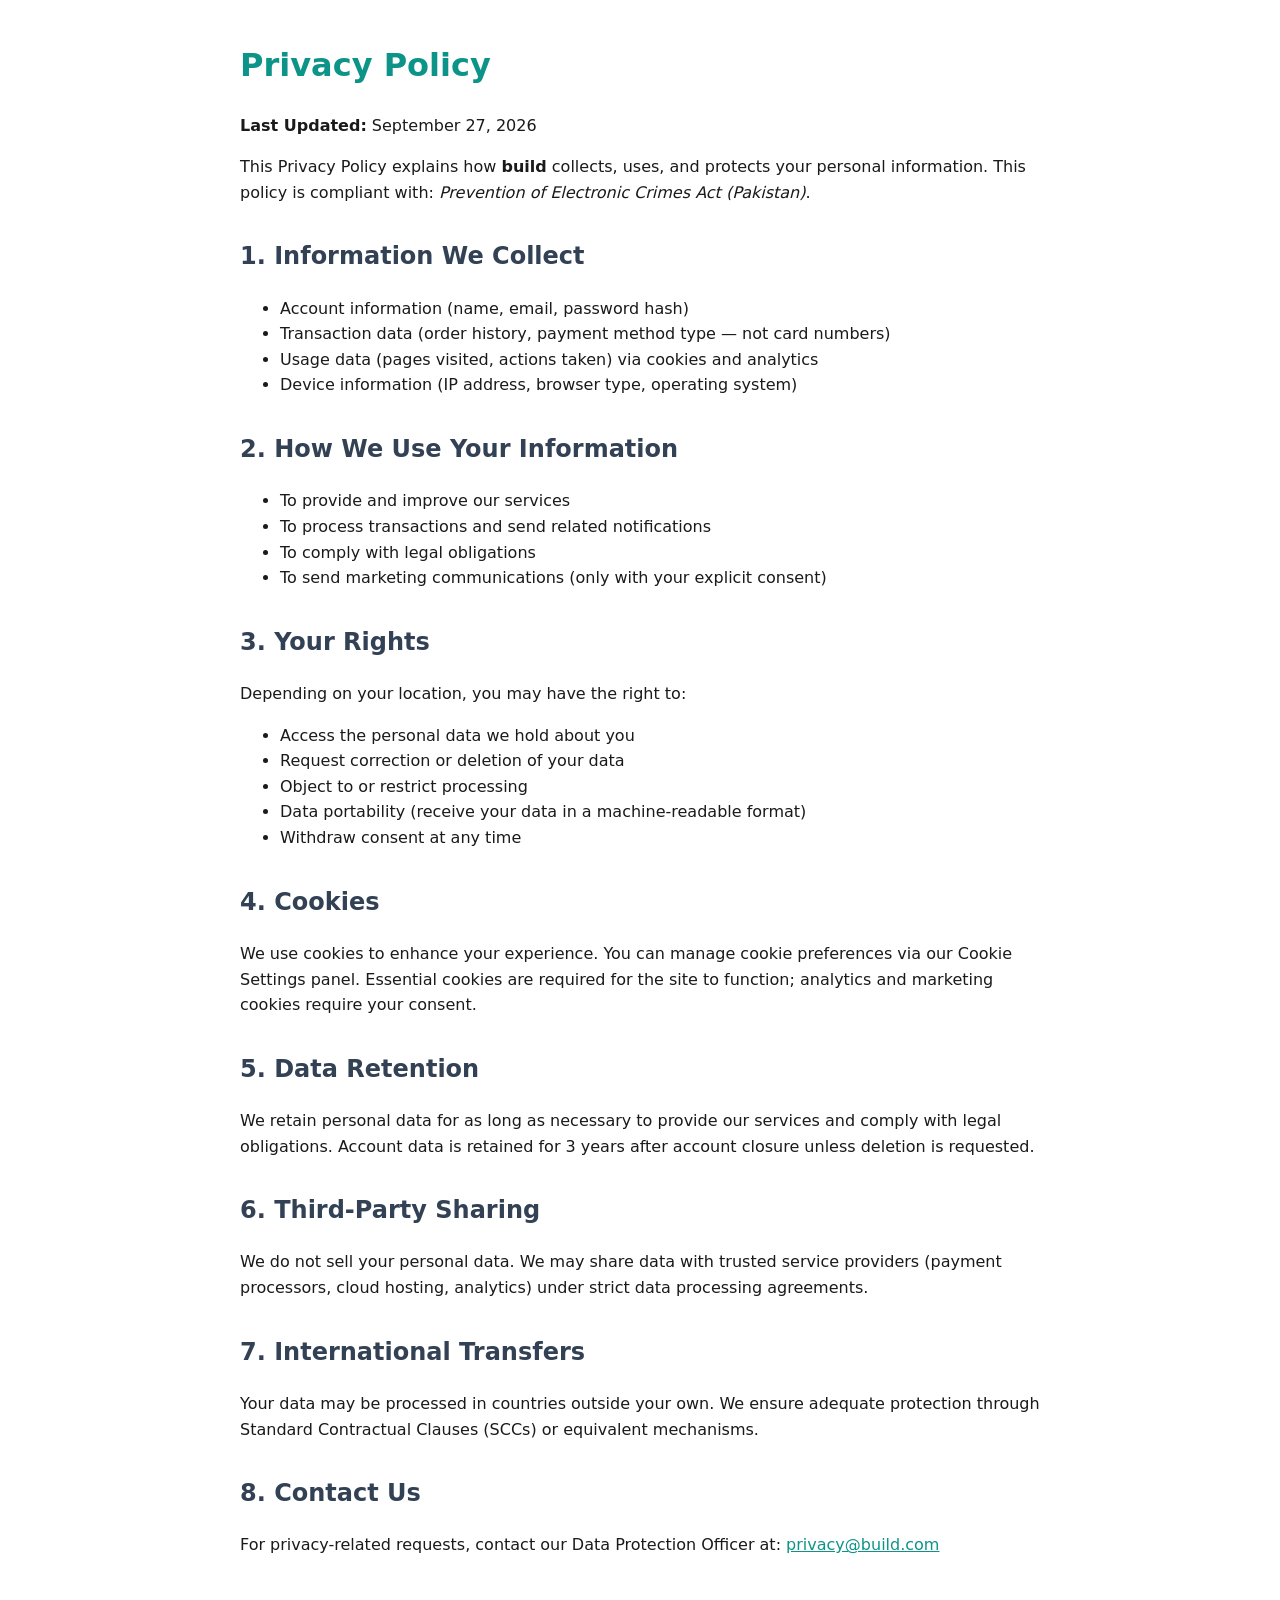
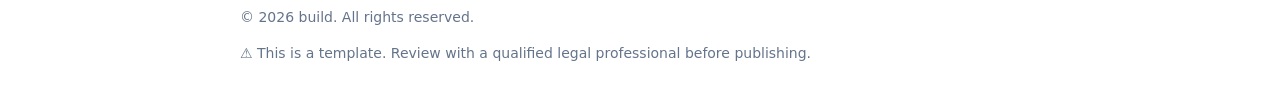
<file: privacy-policy.html>
<!DOCTYPE html>
<html lang="en">
<head>
  <meta charset="UTF-8" />
  <meta name="viewport" content="width=device-width, initial-scale=1.0" />
  <title>Privacy Policy — build</title>
  <style>
    body { font-family: system-ui, sans-serif; max-width: 800px; margin: 40px auto; padding: 0 20px; line-height: 1.6; color: #1a1a1a; }
    h1 { color: #0d9488; } h2 { color: #334155; margin-top: 2rem; }
    a { color: #0d9488; } footer { margin-top: 3rem; color: #64748b; font-size: 0.875rem; }
  </style>
</head>
<body>
  <h1>Privacy Policy</h1>
  <p><strong>Last Updated:</strong> September 27, 2026</p>
  <p>This Privacy Policy explains how <strong>build</strong> collects, uses, and protects your personal information.
     This policy is compliant with: <em>Prevention of Electronic Crimes Act (Pakistan)</em>.</p>

  <h2>1. Information We Collect</h2>
  <ul>
    <li>Account information (name, email, password hash)</li>
    <li>Transaction data (order history, payment method type — not card numbers)</li>
    <li>Usage data (pages visited, actions taken) via cookies and analytics</li>
    <li>Device information (IP address, browser type, operating system)</li>
  </ul>

  <h2>2. How We Use Your Information</h2>
  <ul>
    <li>To provide and improve our services</li>
    <li>To process transactions and send related notifications</li>
    <li>To comply with legal obligations</li>
    <li>To send marketing communications (only with your explicit consent)</li>
  </ul>

  <h2>3. Your Rights</h2>
  <p>Depending on your location, you may have the right to:</p>
  <ul>
    <li>Access the personal data we hold about you</li>
    <li>Request correction or deletion of your data</li>
    <li>Object to or restrict processing</li>
    <li>Data portability (receive your data in a machine-readable format)</li>
    <li>Withdraw consent at any time</li>
  </ul>

  <h2>4. Cookies</h2>
  <p>We use cookies to enhance your experience. You can manage cookie preferences via our Cookie Settings panel.
     Essential cookies are required for the site to function; analytics and marketing cookies require your consent.</p>

  <h2>5. Data Retention</h2>
  <p>We retain personal data for as long as necessary to provide our services and comply with legal obligations.
     Account data is retained for 3 years after account closure unless deletion is requested.</p>

  <h2>6. Third-Party Sharing</h2>
  <p>We do not sell your personal data. We may share data with trusted service providers
     (payment processors, cloud hosting, analytics) under strict data processing agreements.</p>

  <h2>7. International Transfers</h2>
  <p>Your data may be processed in countries outside your own. We ensure adequate protection
     through Standard Contractual Clauses (SCCs) or equivalent mechanisms.</p>

  <h2>8. Contact Us</h2>
  <p>For privacy-related requests, contact our Data Protection Officer at:
     <a href="mailto:privacy@build.com">
       privacy@build.com
     </a>
  </p>

  <footer>
    <p>© 2026 build. All rights reserved.</p>
    <p>⚠️ This is a template. Review with a qualified legal professional before publishing.</p>
  </footer>
</body>
</html>
</file>
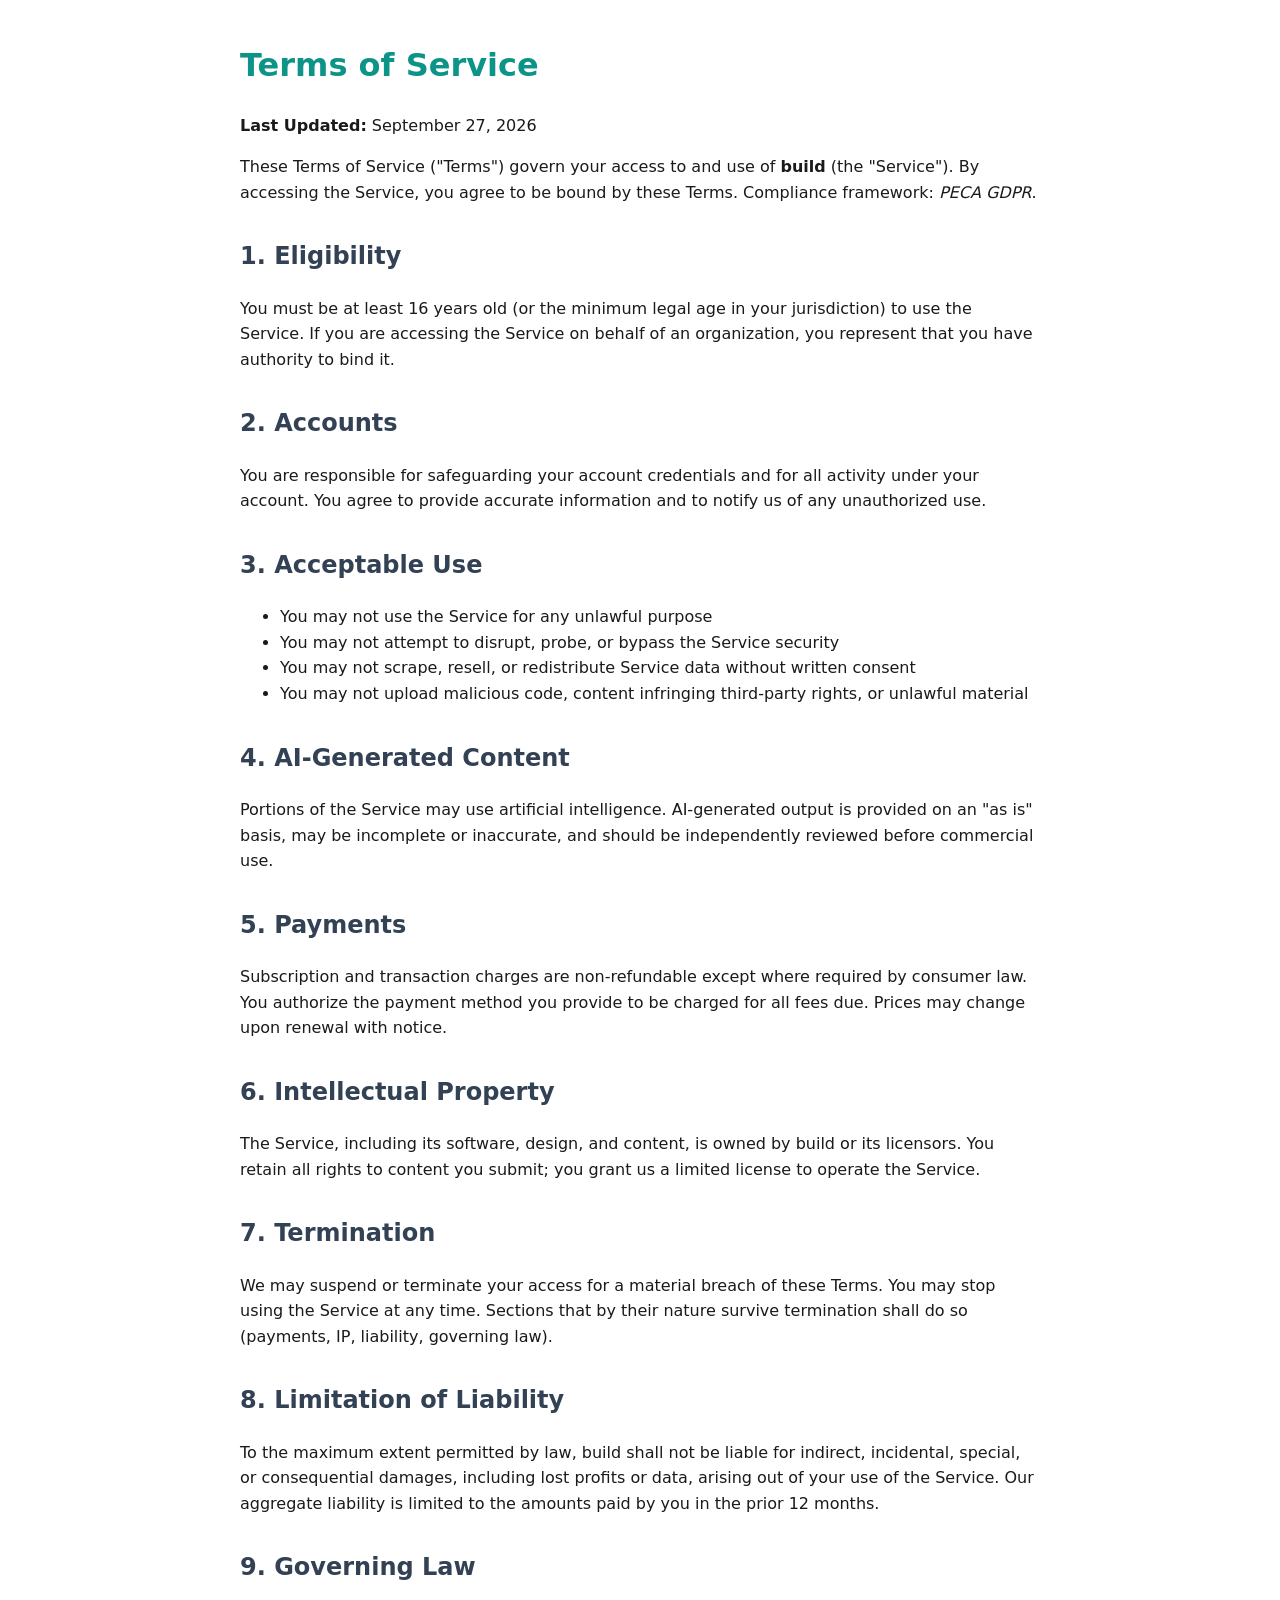
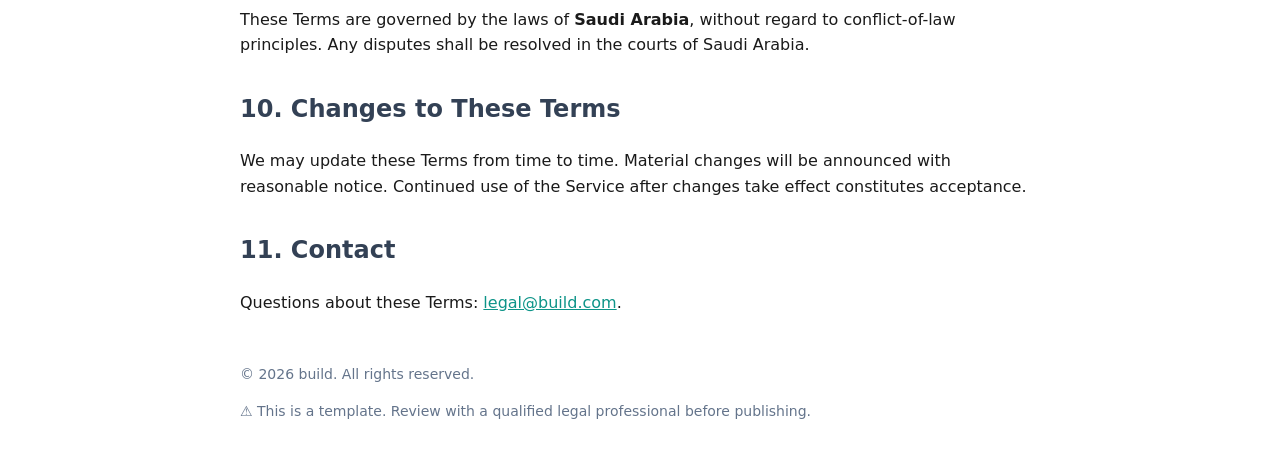
<file: terms-of-service.html>
<!DOCTYPE html>
<html lang="en">
<head>
  <meta charset="UTF-8" />
  <meta name="viewport" content="width=device-width, initial-scale=1.0" />
  <title>Terms of Service — build</title>
  <style>
    body { font-family: system-ui, sans-serif; max-width: 800px; margin: 40px auto; padding: 0 20px; line-height: 1.6; color: #1a1a1a; }
    h1 { color: #0d9488; } h2 { color: #334155; margin-top: 2rem; }
    a { color: #0d9488; } footer { margin-top: 3rem; color: #64748b; font-size: 0.875rem; }
  </style>
</head>
<body>
  <h1>Terms of Service</h1>
  <p><strong>Last Updated:</strong> September 27, 2026</p>
  <p>These Terms of Service ("Terms") govern your access to and use of <strong>build</strong> (the "Service").
     By accessing the Service, you agree to be bound by these Terms. Compliance framework: <em>PECA GDPR</em>.</p>

  <h2>1. Eligibility</h2>
  <p>You must be at least 16 years old (or the minimum legal age in your jurisdiction) to use the Service.
     If you are accessing the Service on behalf of an organization, you represent that you have authority to bind it.</p>

  <h2>2. Accounts</h2>
  <p>You are responsible for safeguarding your account credentials and for all activity under your account.
     You agree to provide accurate information and to notify us of any unauthorized use.</p>

  <h2>3. Acceptable Use</h2>
  <ul>
    <li>You may not use the Service for any unlawful purpose</li>
    <li>You may not attempt to disrupt, probe, or bypass the Service security</li>
    <li>You may not scrape, resell, or redistribute Service data without written consent</li>
    <li>You may not upload malicious code, content infringing third-party rights, or unlawful material</li>
  </ul>

  <h2>4. AI-Generated Content</h2>
  <p>Portions of the Service may use artificial intelligence. AI-generated output is provided on an "as is" basis,
     may be incomplete or inaccurate, and should be independently reviewed before commercial use.</p>

  <h2>5. Payments</h2>
  <p>Subscription and transaction charges are non-refundable except where required by consumer law.
     You authorize the payment method you provide to be charged for all fees due. Prices may change upon renewal with notice.</p>

  <h2>6. Intellectual Property</h2>
  <p>The Service, including its software, design, and content, is owned by build or its licensors.
     You retain all rights to content you submit; you grant us a limited license to operate the Service.</p>

  <h2>7. Termination</h2>
  <p>We may suspend or terminate your access for a material breach of these Terms. You may stop using the Service at any time.
     Sections that by their nature survive termination shall do so (payments, IP, liability, governing law).</p>

  <h2>8. Limitation of Liability</h2>
  <p>To the maximum extent permitted by law, build shall not be liable for indirect, incidental, special, or consequential damages,
     including lost profits or data, arising out of your use of the Service. Our aggregate liability is limited to the amounts paid by you in the prior 12 months.</p>

  <h2>9. Governing Law</h2>
  <p>These Terms are governed by the laws of <strong>Saudi Arabia</strong>, without regard to conflict-of-law principles.
     Any disputes shall be resolved in the courts of Saudi Arabia.</p>

  <h2>10. Changes to These Terms</h2>
  <p>We may update these Terms from time to time. Material changes will be announced with reasonable notice.
     Continued use of the Service after changes take effect constitutes acceptance.</p>

  <h2>11. Contact</h2>
  <p>Questions about these Terms: <a href="mailto:legal@build.com">legal@build.com</a>.</p>

  <footer>
    <p>© 2026 build. All rights reserved.</p>
    <p>⚠️ This is a template. Review with a qualified legal professional before publishing.</p>
  </footer>
</body>
</html>
</file>
